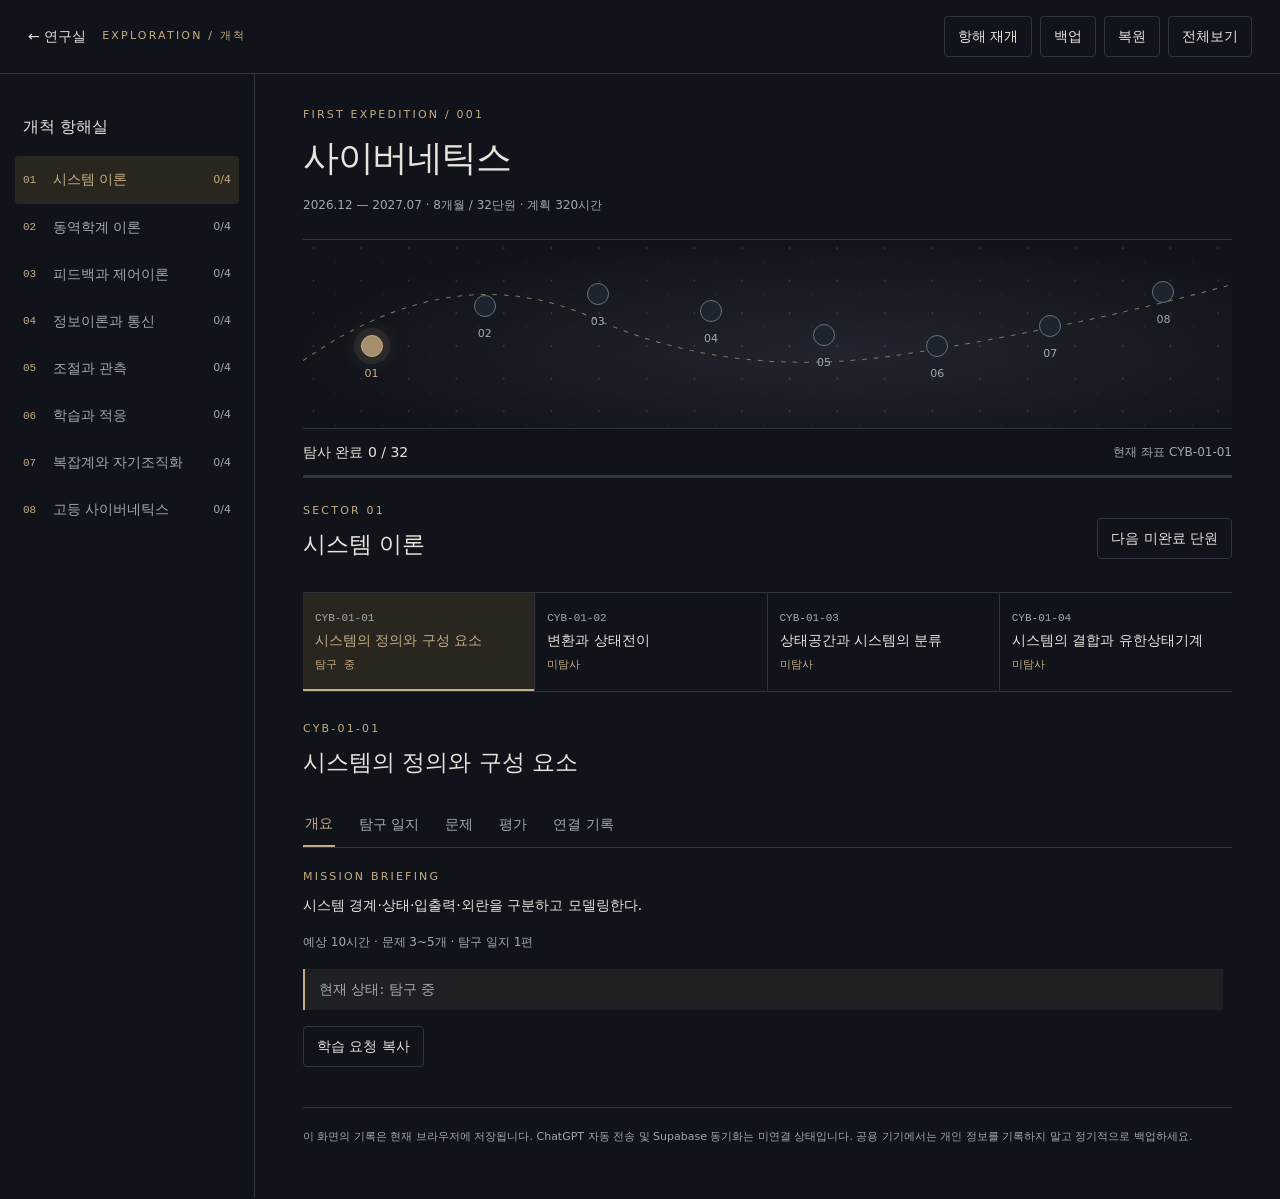
<file: exploration.html>
<!doctype html><html lang="ko"><head><meta charset="utf-8"><meta name="viewport" content="width=device-width,initial-scale=1"><title>개척 — 사이버네틱스</title><style>
:root{color-scheme:dark;--bg:#101319;--panel:#171c24;--line:#30343c;--fg:#e6e3dc;--muted:#a2a8b1;--gold:#c4ad84;--green:#82b9a7}*{box-sizing:border-box}body{margin:0;background:var(--bg);color:var(--fg);font:14px/1.65 system-ui,sans-serif}button,textarea{font:inherit;color:inherit}button{cursor:pointer;background:transparent;border:1px solid var(--line);border-radius:4px;padding:8px 13px}button:hover,button:focus-visible{border-color:var(--gold);outline:1px solid var(--gold)}a{color:inherit;text-decoration:none}header{display:flex;align-items:center;gap:16px;padding:16px 28px;border-bottom:1px solid var(--line)}.brand,.eyebrow{color:var(--gold);letter-spacing:.2em;font-size:11px}.right{margin-left:auto;display:flex;gap:8px;flex-wrap:wrap}.muted,small{color:var(--muted);font-size:12px}.layout{display:grid;grid-template-columns:255px minmax(0,1fr);min-height:calc(100vh - 66px)}aside{border-right:1px solid var(--line);padding:24px 15px}aside h3{font-weight:500;padding:0 8px}aside button{display:flex;align-items:center;gap:10px;border:0;width:100%;text-align:left;color:var(--muted);padding:12px 8px}.active{background:#29261f!important;color:var(--gold)!important}.n{font:11px monospace;color:var(--gold);min-width:20px}.count{margin-left:auto;font-size:11px}main{padding:32px 48px;max-width:1400px;width:100%;margin:auto;align-self:start}h1{font-size:36px;font-weight:400;letter-spacing:-.04em;margin:4px 0}h2{font-size:23px;font-weight:500;margin:6px 0 12px}h3{font-size:16px;font-weight:500}p{margin:8px 0 16px}.route{height:190px;position:relative;margin:24px 0 12px;overflow:hidden;background:radial-gradient(ellipse at 58% 60%,#21242c,transparent 75%);border-block:1px solid var(--line)}.route svg{width:100%;height:100%;position:absolute;inset:0}.stars{position:absolute;inset:0;display:grid;grid-template-columns:repeat(8,1fr);align-items:center;padding:0 12px}.star{border:0;background:none!important;display:grid;justify-items:center;gap:8px;transform:translateY(var(--dy));padding:4px;color:var(--muted);font-size:11px}.orb{width:22px;height:22px;border:1px solid #69707b;border-radius:50%;background:#1e242e}.star.active .orb{border-color:var(--gold);background:#a48e6b;box-shadow:0 0 0 7px #bca77d19,0 0 25px #baa17a44}.star.done .orb{background:var(--green);border-color:var(--green)}.meta{display:flex;align-items:center;justify-content:space-between;gap:10px;flex-wrap:wrap}.bar{height:3px;background:var(--line);margin:10px 0 24px}.bar i{display:block;background:var(--gold);height:100%}.units{display:grid;grid-template-columns:repeat(4,1fr);border-block:1px solid var(--line);margin:16px 0 28px}.units button{border:0;border-right:1px solid var(--line);border-radius:0;text-align:left;padding:14px 12px;min-height:95px}.units button:last-child{border-right:0}.units button.active{box-shadow:inset 0 -2px var(--gold)}.code,.status{display:block;font:11px monospace;color:var(--muted);margin:5px 0}.status{color:var(--gold)}.tabs{display:flex;gap:22px;border-bottom:1px solid var(--line);margin:20px 0}.tabs button{border:0;border-radius:0;background:none!important;color:var(--muted);padding:10px 2px}.tabs button.active{border-bottom:2px solid var(--gold)}.pane{max-width:920px}.pane label{display:block;color:var(--muted);font-size:12px;margin:16px 0 6px}textarea{width:100%;background:#151922;border:1px solid var(--line);border-radius:4px;padding:12px;min-height:100px;resize:vertical}textarea:focus{outline:1px solid var(--gold)}.actions{display:flex;flex-wrap:wrap;gap:8px;margin:18px 0}.primary{background:var(--gold);color:#171717;border-color:var(--gold)}.notice{border-left:2px solid var(--gold);padding:9px 14px;background:#1e2024;color:var(--muted);margin:16px 0}.record{white-space:pre-wrap;overflow-wrap:anywhere;border-top:1px solid var(--line);padding:14px 0}.full aside{display:none}.full .layout{grid-template-columns:1fr}dialog{background:var(--panel);color:var(--fg);border:1px solid var(--line);padding:22px;width:min(700px,95vw)}dialog textarea{min-height:260px}dialog::backdrop{background:#000a}#toast{position:fixed;right:20px;bottom:20px;padding:10px 15px;background:#282b25;border:1px solid var(--line);max-width:90vw;z-index:5}footer{font-size:11px;color:var(--muted);margin-top:40px;border-top:1px solid var(--line);padding:20px 0}@media(max-width:850px){header{padding:12px;flex-wrap:wrap}.right{margin-left:0}.right button{font-size:11px;padding:6px}.layout{display:block}aside{display:flex;overflow:auto;border-right:0;border-bottom:1px solid var(--line);padding:8px;gap:4px}aside h3,aside .count{display:none}aside button{white-space:nowrap;width:auto}main{padding:22px 16px}.units{grid-template-columns:repeat(2,1fr)}.units button{border-bottom:1px solid var(--line)}h1{font-size:30px}.tabs{gap:15px}.route{height:150px}}
</style></head><body><header><a href="./index.html">← 연구실</a><span class="brand">EXPLORATION / 개척</span><div class="right"><button id="resume">항해 재개</button><button id="backup">백업</button><button id="restore">복원</button><button id="full">전체보기</button></div></header><div class="layout"><aside id="nav"></aside><main><div class="eyebrow">FIRST EXPEDITION / 001</div><h1>사이버네틱스</h1><p class="muted">2026.12 — 2027.07 · 8개월 / 32단원 · 계획 320시간</p><div class="route"><svg viewBox="0 0 800 190" preserveAspectRatio="none" aria-hidden="true"><defs><pattern id="dots" width="41" height="33" patternUnits="userSpaceOnUse"><circle cx="9" cy="8" r=".6" fill="#b6b3a9" opacity=".5"/><circle cx="28" cy="22" r=".45" fill="#b6b3a9" opacity=".3"/></pattern></defs><rect width="800" height="190" fill="url(#dots)"/><path d="M0 122 Q130 15 250 79 T520 115 T800 45" fill="none" stroke="#84765f" stroke-width="1" stroke-dasharray="4 6"/></svg><div class="stars" id="stars"></div></div><div class="meta"><span id="progress"></span><small id="current"></small></div><div class="bar"><i id="fill"></i></div><div class="meta"><div><div class="eyebrow" id="sectorcode"></div><h2 id="sector"></h2></div><button id="next">다음 미완료 단원</button></div><div class="units" id="units"></div><div class="eyebrow" id="unitcode"></div><h2 id="unit"></h2><div class="tabs" id="tabs"></div><section id="pane" class="pane"></section><footer>이 화면의 기록은 현재 브라우저에 저장됩니다. ChatGPT 자동 전송 및 Supabase 동기화는 미연결 상태입니다. 공용 기기에서는 개인 정보를 기록하지 말고 정기적으로 백업하세요.</footer></main></div><dialog id="modal"><h2 id="mt"></h2><p class="muted" id="mh"></p><textarea id="mv" aria-label="데이터"></textarea><div class="actions"><button id="mc">복사</button><button id="md">파일 저장</button><button id="ma" class="primary">가져오기</button><button id="mx">닫기</button></div></dialog><input type="file" id="file" accept=".json,application/json" hidden><div id="toast" hidden role="status"></div><script>
(()=>{'use strict';
const titles=[['시스템 이론','시스템의 정의와 구성 요소','변환과 상태전이','상태공간과 시스템의 분류','시스템의 결합과 유한상태기계'],['동역학계 이론','미분방정식과 차분방정식','평형점과 상태 궤적','선형 시스템과 고유값','비선형 시스템과 리아푸노프 안정성'],['피드백과 제어이론','양의 피드백과 음의 피드백','전달함수와 과도응답','비례·적분·미분 제어','주파수 응답과 시간 지연'],['정보이론과 통신','확률과 불확실성','정보량과 엔트로피','조건부 엔트로피와 상호정보량','잡음·부호화·채널 용량'],['조절과 관측','다양성과 필요 다양성의 법칙','외란과 항상성','블랙박스와 시스템 식별','제어 가능성과 관측 가능성'],['학습과 적응','자기조절과 적응의 원리','애슈비의 초안정성','적응 제어와 학습 시스템','마르코프 의사결정 과정과 강화학습'],['복잡계와 자기조직화','창발과 자기조직화','비선형 동역학과 혼돈','그래프 이론과 복잡계 네트워크','분산 제어와 다중 에이전트 시스템'],['고등 사이버네틱스','2차 사이버네틱스','좋은 조절기 정리와 내부 모델','자기생산 이론과 적용 한계','이론 통합 및 종합 연구']];
const goals=['시스템 경계·상태·입출력·외란을 구분하고 모델링한다.','이산 상태의 변환과 상태전이 규칙을 표현한다.','상태공간과 연속·이산 시스템을 구분한다.','시스템 결합과 유한상태기계를 분석한다.','연속·이산 변화 방정식을 풀고 비교한다.','평형점과 상태 궤적을 분석한다.','행렬과 고유값으로 선형 시스템의 안정성을 분석한다.','비선형 시스템과 국소 안정성을 분석한다.','개방·폐루프와 피드백의 부호 및 효과를 구분한다.','전달함수와 극점, 시간 응답을 분석한다.','PID 제어기의 각 항과 성능을 이해한다.','주파수 응답과 지연이 안정성에 미치는 영향을 분석한다.','확률변수와 조건부확률을 사용한다.','정보량과 섀넌 엔트로피를 계산한다.','조건부 엔트로피와 상호정보량을 계산한다.','잡음이 있는 채널의 부호화와 전달 한계를 이해한다.','필요 다양성의 법칙의 조건과 의미를 이해한다.','외란과 항상성 조절 구조를 모델링한다.','입출력 관측을 통한 시스템 식별의 원리를 이해한다.','선형 시스템의 제어 가능성과 관측 가능성을 판별한다.','조절과 적응의 차이를 모델로 구분한다.','초안정성 및 항상성 장치의 구조를 이해한다.','적응 제어와 학습 규칙의 기초를 분석한다.','MDP와 벨만 방정식의 기본 원리를 이해한다.','자기조직화와 창발을 구체적인 모델로 분석한다.','분기와 혼돈을 비선형 모형으로 탐구한다.','그래프와 네트워크의 구조적 지표를 이해한다.','분산 제어와 다중 에이전트 시스템을 이해한다.','관찰자를 포함한 사이버네틱스의 범위를 구분한다.','좋은 조절기 정리의 가정과 내부 모델을 검토한다.','자기생산 이론의 정의와 적용 한계를 살핀다.','한 시스템에 여러 이론을 적용하고 검증 결과를 정리한다.'];
const fields=[['theory','핵심 이론'],['math','수학적 원리 및 성립 조건'],['connections','지식의 연결고리와 근거'],['new','새롭게 획득한 지식'],['application','실제 응용 및 검증'],['open','미해결 사항'],['sources','참고문헌 및 출처']];
const $=id=>document.getElementById(id),code=i=>'CYB-'+String(Math.floor(i/4)+1).padStart(2,'0')+'-'+String(i%4+1).padStart(2,'0'),name=i=>titles[Math.floor(i/4)][i%4+1],key='cybernetics-exploration-v1',all=Array.from({length:32},(_,i)=>i);let data={version:1,selected:0,units:{}},tab='개요',timer;
function validate(x){if(!x||x.version!==1||!Number.isInteger(x.selected)||x.selected<0||x.selected>31||!x.units||typeof x.units!=='object'||Array.isArray(x.units))throw Error('백업 형식 오류');for(const [k,v] of Object.entries(x.units)){if(!all.map(code).includes(k)||!v||!v.journal||typeof v.journal!=='object'||Array.isArray(v.journal)||Object.values(v.journal).some(a=>typeof a!=='string')||typeof v.problems!=='string'||typeof v.answers!=='string')throw Error('단원 기록 형식 오류');if(v.review&&(!['completed','revision'].includes(v.review.status)||typeof v.review.feedback!=='string'||!Number.isFinite(v.review.score)||v.review.score<0||v.review.score>100))throw Error('평가 형식 오류');if(v.review?.status==='completed'&&(!v.submitted||!v.journal.theory?.trim()||!v.problems.trim()||!v.answers.trim()||v.review.journal_passed!==true||v.review.problems_passed!==true))throw Error('완료 요건이 충족되지 않은 기록');}return x}
try{const raw=localStorage.getItem(key);if(raw)data=validate(JSON.parse(raw))}catch(e){alert('기존 기록을 읽지 못했습니다. 백업을 복원해 주세요.')}
const entry=i=>data.units[code(i)]||(data.units[code(i)]={journal:{},problems:'',answers:'',review:null,submitted:false});
function save(){try{localStorage.setItem(key,JSON.stringify(data));return true}catch(e){toast('저장 실패: 백업을 내려받으세요.');return false}}function toast(t){$('toast').textContent=t;$('toast').hidden=false;clearTimeout(timer);timer=setTimeout(()=>$('toast').hidden=true,3500)}function el(tag,t,c){const a=document.createElement(tag);if(t!==undefined)a.textContent=t;if(c)a.className=c;return a}function btn(t,f,c){const b=el('button',t,c);b.type='button';b.onclick=f;return b}function status(i){const e=entry(i);return e.review?.status==='completed'?'탐사 완료':e.review?.status==='revision'?'보완 중':e.submitted?'일지 제출':Object.values(e.journal).some(Boolean)||e.answers||e.problems||i===data.selected?'탐구 중':'미탐사'}function count(s){return all.filter(i=>Math.floor(i/4)===s&&entry(i).review?.status==='completed').length}function select(i){data.selected=i;tab='개요';save();render()}
function render(){const i=data.selected,s=Math.floor(i/4);$('nav').replaceChildren(el('h3','개척 항해실'));$('stars').replaceChildren();for(let j=0;j<8;j++){let b=btn('',()=>select(j*4),j===s?'active':'');b.append(el('span',String(j+1).padStart(2,'0'),'n'),el('span',titles[j][0]),el('span',count(j)+'/4','count'));$('nav').append(b);let a=btn('',()=>select(j*4),'star '+(j===s?'active ':'')+(count(j)===4?'done':''));a.style.setProperty('--dy',[25,-15,-27,-10,14,25,5,-29][j]+'px');a.setAttribute('aria-label',titles[j][0]);a.append(el('span',undefined,'orb'),el('span',String(j+1).padStart(2,'0')));$('stars').append(a)}let total=all.filter(j=>entry(j).review?.status==='completed').length;$('progress').textContent='탐사 완료 '+total+' / 32';$('fill').style.width=total/32*100+'%';$('current').textContent='현재 좌표 '+code(i);$('sectorcode').textContent='SECTOR '+String(s+1).padStart(2,'0');$('sector').textContent=titles[s][0];$('unitcode').textContent=code(i);$('unit').textContent=name(i);$('units').replaceChildren();for(let j=s*4;j<s*4+4;j++){let b=btn('',()=>select(j),j===i?'active':'');b.append(el('span',code(j),'code'),el('span',name(j)),el('span',status(j),'status'));$('units').append(b)}$('tabs').replaceChildren();['개요','탐구 일지','문제','평가','연결 기록'].forEach(t=>$('tabs').append(btn(t,()=>{tab=t;render()},t===tab?'active':'')));pane()}
function field(p,label,value,f){const l=el('label',label),ta=el('textarea');ta.value=value||'';ta.setAttribute('aria-label',label);ta.oninput=()=>{f(ta.value);save()};p.append(l,ta)}function edit(e,f){f();e.review=null;e.submitted=false}function modal(title,hint,v,apply){$('mt').textContent=title;$('mh').textContent=hint;$('mv').value=v;$('ma').hidden=!apply;$('mc').hidden=$('md').hidden=!!apply;$('ma').onclick=()=>{try{apply($('mv').value);$('modal').close();render();toast('등록 완료')}catch(e){alert(e.message)}};$('modal').showModal()}
function request(e,i){return JSON.stringify({type:'cybernetics-submission',unit:code(i),title:name(i),journal:e.journal,problems:e.problems,answers:e.answers,request:'일지 및 풀이를 검토해줘. 실제 오류, 미해결 사항과 설명 개선점을 확인해줘. 평가 JSON 형식: {"unit":"'+code(i)+'","status":"completed 또는 revision","score":0,"journal_passed":true,"problems_passed":true,"feedback":"피드백","connections":[{"from":"개념","to":"개념","type":"수학적/이론적/기술적/경험적/비유적","basis":"근거"}]}. 핵심 이론과 필수 문제가 통과한 경우만 완료.'},null,2)}
function importReview(raw,i){const x=JSON.parse(raw.trim().replace(/^```(?:json)?\s*|\s*```$/g,''));if(x.unit!==code(i)||!['completed','revision'].includes(x.status)||typeof x.feedback!=='string'||!Number.isFinite(x.score)||x.score<0||x.score>100)throw Error('단원 번호 또는 평가 형식 오류');const e=entry(i);if(x.status==='completed'&&(!e.submitted||!e.journal.theory?.trim()||!e.problems.trim()||!e.answers.trim()||x.journal_passed!==true||x.problems_passed!==true))throw Error('일지 제출·문제 풀이 및 두 항목 통과 확인이 필요합니다.');e.review={status:x.status,score:x.score,feedback:x.feedback,journal_passed:x.journal_passed===true,problems_passed:x.problems_passed===true,connections:Array.isArray(x.connections)?x.connections.filter(c=>c&&typeof c.from==='string'&&typeof c.to==='string'&&typeof c.basis==='string').map(c=>({from:c.from,to:c.to,basis:c.basis,type:String(c.type||'연결')})):[],at:new Date().toISOString()};save()}
function pane(){const i=data.selected,e=entry(i),p=$('pane');p.replaceChildren();if(tab==='개요'){p.append(el('div','MISSION BRIEFING','eyebrow'),el('p',goals[i]),el('p','예상 10시간 · 문제 3~5개 · 탐구 일지 1편','muted'),el('div','현재 상태: '+status(i),'notice'));p.append(btn('학습 요청 복사',()=>copy('로고스, '+code(i)+' '+name(i)+' 단원을 학습하자. 목표: '+goals[i]+' 학술적 정의, 수식, 성립 조건, 검증된 학문 간 연결 중심으로 설명해줘.')));return}if(tab==='탐구 일지'){p.append(el('p','자신의 언어로 작성하세요. 해당 없는 항목은 생략할 수 있습니다. 입력은 자동 저장됩니다.','muted'));for(const [k,l] of fields)field(p,l,e.journal[k],v=>edit(e,()=>e.journal[k]=v));const a=el('div',undefined,'actions');a.append(btn('검토용 일지 및 풀이 제출',()=>{if(!e.journal.theory?.trim()||!e.problems.trim()||!e.answers.trim())return toast('핵심 이론과 문제·풀이를 먼저 작성하세요.');e.submitted=true;save();render();modal('로고스에게 제출','복사하여 ChatGPT 채팅에 붙여넣으세요. 자동 전송되지 않습니다.',request(e,i),null)},'primary'));p.append(a);return}if(tab==='문제'){p.append(el('p','ChatGPT에서 받은 문제를 붙여넣고 풀이를 작성하세요.','muted'));field(p,'단원 문제',e.problems,v=>edit(e,()=>e.problems=v));field(p,'풀이 및 답안',e.answers,v=>edit(e,()=>e.answers=v));p.append(btn('문제 출제 요청 복사',()=>copy('로고스, '+code(i)+' '+name(i)+'에서 학습한 내용을 검증하는 문제 3~5개를 출제해줘. 필수와 선택 도전을 구분하고 정답은 아직 제공하지 마.')));return}if(tab==='연결 기록'){p.append(el('p','완료 평가에 등록된 학문 간 연결을 전체 항로에서 확인합니다.','muted'));let found=0;for(const j of all){const v=entry(j);if(v.review?.status!=='completed')continue;for(const c of v.review.connections||[]){found++;p.append(el('small',code(j)+' · '+(c.type||'연결')),el('h3',c.from+' ↔ '+c.to),el('p',c.basis,'record'))}}if(!found)p.append(el('div','아직 검토 완료된 연결이 없습니다.','notice'));return}p.append(el('p','ChatGPT의 평가 결과 JSON을 가져옵니다. 이 결과는 자동 인증이 아닌 수동 기록입니다.','muted'),btn('평가 JSON 가져오기',()=>modal('평가 등록','해당 단원에 대한 평가 JSON을 붙여넣으세요.','',v=>importReview(v,i)),'primary'));if(!e.review){p.append(el('div','검토 기록 없음','notice'));return}p.append(el('h3',status(i)+' · '+e.review.score+'점'),el('div',e.review.feedback,'record'));for(const c of e.review.connections||[]){p.append(el('h3',c.from+' ↔ '+c.to),el('p',(c.type||'연결')+' · '+c.basis,'record'))}}
async function copy(t){try{await navigator.clipboard.writeText(t);toast('복사됨')}catch(e){modal('복사','아래 내용을 직접 복사하세요.',t,null)}}function download(t,n){const u=URL.createObjectURL(new Blob([t],{type:'application/json'}));const a=el('a');a.href=u;a.download=n;document.body.append(a);a.click();a.remove();setTimeout(()=>URL.revokeObjectURL(u),1000)}
$('mc').onclick=async()=>{try{await navigator.clipboard.writeText($('mv').value);toast('복사됨')}catch(e){$('mv').select();toast('텍스트를 직접 복사하세요.')}};$('md').onclick=()=>download($('mv').value,'cybernetics-'+code(data.selected)+'.json');$('mx').onclick=()=>$('modal').close();$('resume').onclick=()=>{const i=data.selected,e=entry(i);modal('항해 재개 데이터','새 대화에 복사해 학습 위치를 전달하세요.',JSON.stringify({course:'사이버네틱스',current:code(i),title:name(i),goal:goals[i],completed:all.filter(j=>entry(j).review?.status==='completed').map(code),current_record:e},null,2),null)};$('backup').onclick=()=>download(JSON.stringify(data,null,2),'cybernetics-backup.json');$('restore').onclick=()=>$('file').click();$('file').onchange=async ev=>{const f=ev.target.files[0];ev.target.value='';if(!f)return;try{const x=validate(JSON.parse(await f.text()));if(!confirm('현재 기록을 백업 내용으로 교체할까요?'))return;data=x;save();render();toast('복원 완료')}catch(e){alert(e.message)}};$('full').onclick=()=>{document.body.classList.toggle('full');$('full').textContent=document.body.classList.contains('full')?'기본보기':'전체보기'};$('next').onclick=()=>{let n=all.find(i=>entry(i).review?.status!=='completed');if(n===undefined)toast('전체 항로 탐사 완료');else select(n)};render();
})();</script></body></html>
</file>
